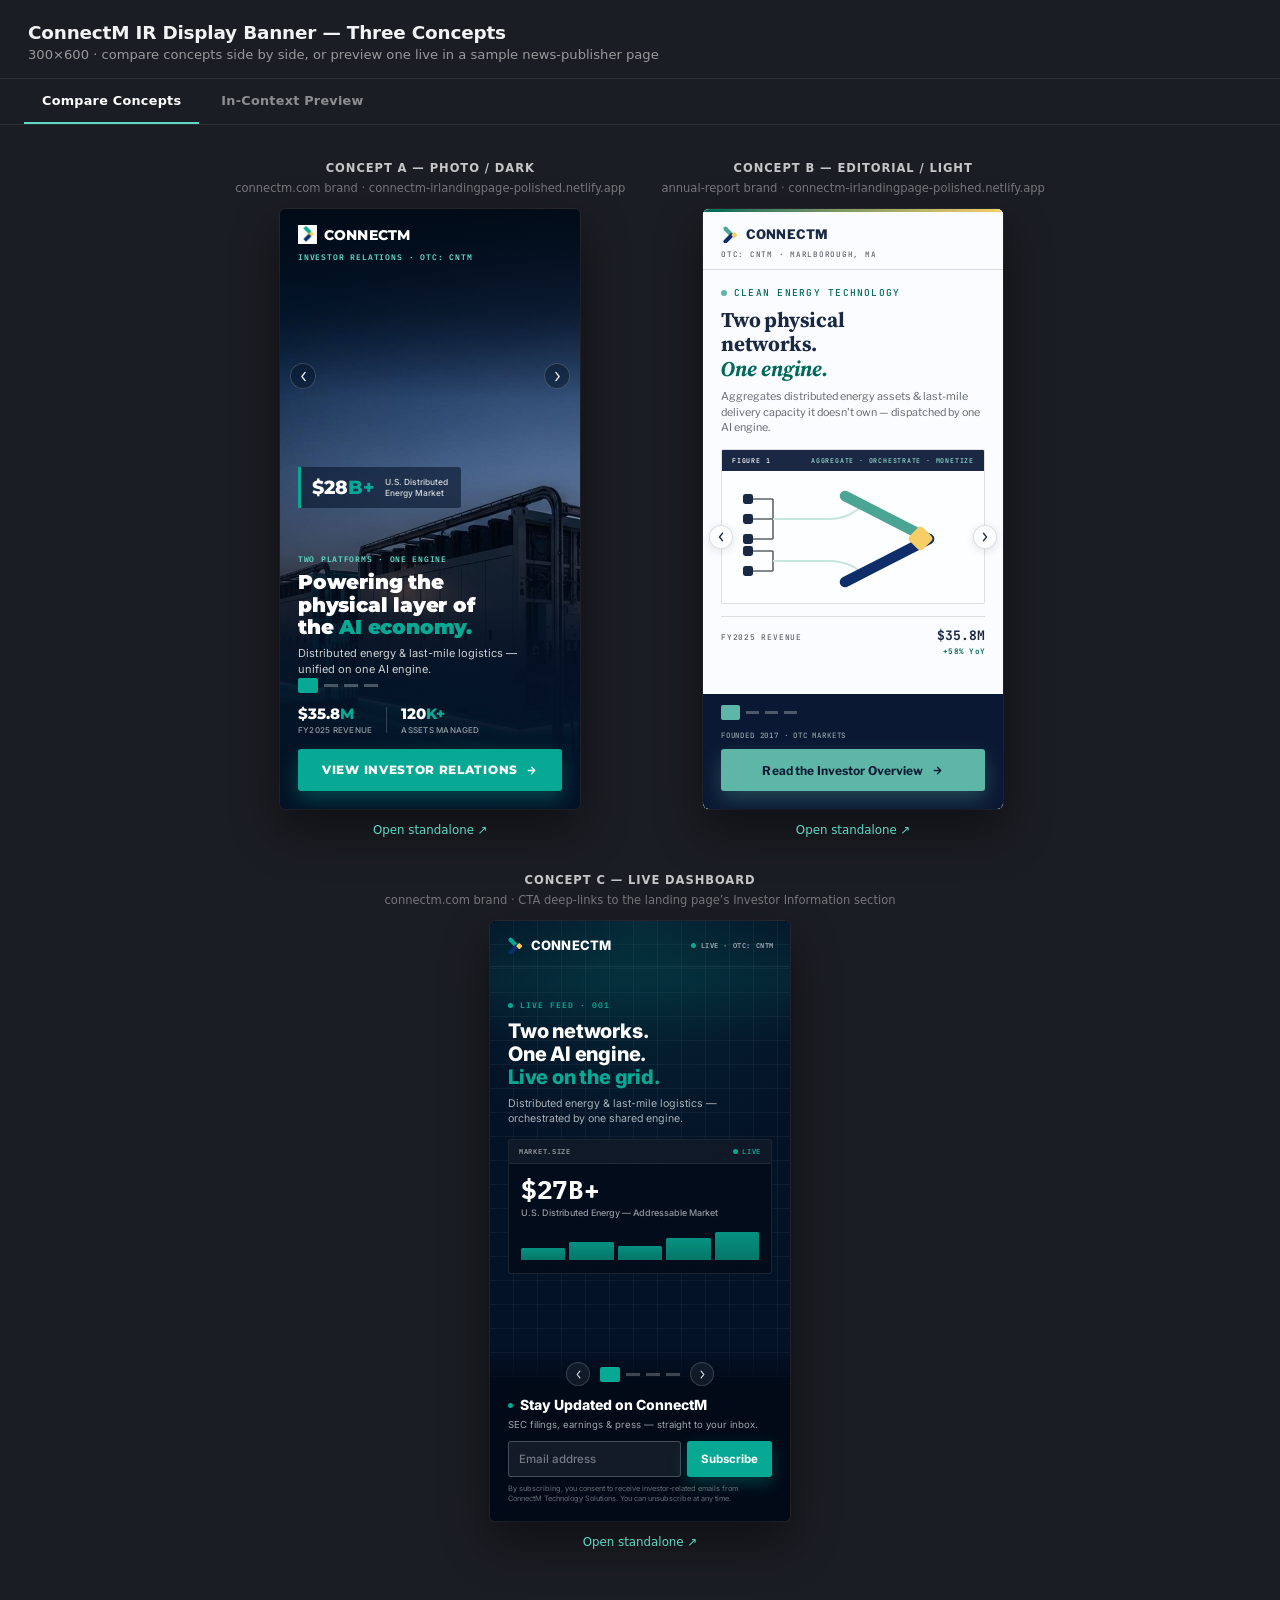
<file: index.html>
<!DOCTYPE html>
<html lang="en">
<head>
<meta name="robots" content="noindex,nofollow">
<meta charset="UTF-8">
<meta name="viewport" content="width=device-width,initial-scale=1">
<title>ConnectM IR Banner — Concept Comparison</title>
<style>
  * { margin:0; padding:0; box-sizing:border-box; }
  html, body {
    height:100%;
    background:#1b1d24;
    font-family:-apple-system, BlinkMacSystemFont, 'Segoe UI', system-ui, sans-serif;
    color:#f2f3f5;
  }
  header {
    padding:22px 28px 16px;
    border-bottom:1px solid rgba(255,255,255,0.08);
  }
  header h1 { font-size:1.15rem; font-weight:700; letter-spacing:-0.01em; }
  header p { margin-top:4px; font-size:0.82rem; color:rgba(255,255,255,0.55); }

  /* ---- tabs ---- */
  .tabs {
    display:flex;
    gap:4px;
    padding:0 24px;
    border-bottom:1px solid rgba(255,255,255,0.08);
  }
  .tab-btn {
    background:none;
    border:0;
    font-family:inherit;
    color:rgba(255,255,255,0.5);
    font-size:0.8rem;
    font-weight:700;
    letter-spacing:0.02em;
    padding:14px 18px;
    cursor:pointer;
    border-bottom:2px solid transparent;
    transition:color 0.15s ease;
  }
  .tab-btn:hover { color:rgba(255,255,255,0.8); }
  .tab-btn.active { color:#fff; border-bottom-color:#5fd9c4; }
  .tab-panel { display:none; }
  .tab-panel.active { display:block; }

  main {
    display:flex;
    flex-wrap:wrap;
    gap:36px;
    justify-content:center;
    padding:36px 24px 60px;
  }
  .col { display:flex; flex-direction:column; align-items:center; gap:14px; }
  .col h2 {
    font-size:0.72rem;
    font-weight:700;
    letter-spacing:0.08em;
    text-transform:uppercase;
    color:rgba(255,255,255,0.75);
  }
  .col .tag {
    font-size:0.72rem;
    color:rgba(255,255,255,0.4);
    margin-top:-8px;
  }
  .frame-wrap {
    width:300px;
    height:600px;
    border-radius:6px;
    overflow:hidden;
    box-shadow:0 20px 48px rgba(0,0,0,0.45), 0 0 0 1px rgba(255,255,255,0.06);
    background:#000;
  }
  iframe { width:300px; height:600px; border:0; display:block; }
  .col a {
    font-size:0.74rem;
    color:#5fd9c4;
    text-decoration:none;
  }
  .col a:hover { text-decoration:underline; }

  /* ---- in-context preview panel ---- */
  .preview-intro {
    text-align:center;
    padding:28px 24px 0;
  }
  .preview-intro p {
    font-size:0.82rem;
    color:rgba(255,255,255,0.55);
    max-width:560px;
    margin:0 auto;
  }
  .concept-switch {
    display:flex;
    gap:10px;
    justify-content:center;
    padding:18px 24px 0;
  }
  .concept-btn {
    background:rgba(255,255,255,0.06);
    border:1px solid rgba(255,255,255,0.14);
    color:rgba(255,255,255,0.65);
    font-family:inherit;
    font-size:0.76rem;
    font-weight:700;
    letter-spacing:0.02em;
    padding:9px 16px;
    border-radius:20px;
    cursor:pointer;
    transition:all 0.15s ease;
  }
  .concept-btn:hover { border-color:rgba(255,255,255,0.3); }
  .concept-btn.active { background:#5fd9c4; border-color:#5fd9c4; color:#0c1015; }

  .preview-wrap {
    max-width:1180px;
    margin:24px auto 12px;
    padding:0 24px;
  }
  .preview-frame-outer {
    border-radius:6px;
    overflow:hidden;
    box-shadow:0 20px 48px rgba(0,0,0,0.45), 0 0 0 1px rgba(255,255,255,0.06);
  }
  #preview-iframe {
    width:100%;
    height:950px;
    border:0;
    display:block;
    background:#fff;
  }
  .preview-footer {
    text-align:center;
    padding:14px 24px 60px;
  }
  .preview-footer a {
    font-size:0.74rem;
    color:#5fd9c4;
    text-decoration:none;
  }
  .preview-footer a:hover { text-decoration:underline; }
</style>
</head>
<body>

<header>
  <h1>ConnectM IR Display Banner — Three Concepts</h1>
  <p>300×600 · compare concepts side by side, or preview one live in a sample news-publisher page</p>
</header>

<div class="tabs">
  <button type="button" class="tab-btn active" data-tab="compare">Compare Concepts</button>
  <button type="button" class="tab-btn" data-tab="preview">In-Context Preview</button>
</div>

<section class="tab-panel active" id="tab-compare">
  <main>
    <div class="col">
      <h2>Concept A — Photo / Dark</h2>
      <span class="tag">connectm.com brand · connectm-irlandingpage-polished.netlify.app</span>
      <div class="frame-wrap">
        <iframe src="banner-300x600/index.html" title="ConnectM banner — photo concept"></iframe>
      </div>
      <a href="banner-300x600/index.html" target="_blank" rel="noopener">Open standalone ↗</a>
    </div>

    <div class="col">
      <h2>Concept B — Editorial / Light</h2>
      <span class="tag">annual-report brand · connectm-irlandingpage-polished.netlify.app</span>
      <div class="frame-wrap">
        <iframe src="banner-300x600-editorial/index.html" title="ConnectM banner — editorial concept"></iframe>
      </div>
      <a href="banner-300x600-editorial/index.html" target="_blank" rel="noopener">Open standalone ↗</a>
    </div>

    <div class="col">
      <h2>Concept C — Live Dashboard</h2>
      <span class="tag">connectm.com brand · CTA deep-links to the landing page’s Investor Information section</span>
      <div class="frame-wrap">
        <iframe src="banner-300x600-dashboard/index.html" title="ConnectM banner — live dashboard concept"></iframe>
      </div>
      <a href="banner-300x600-dashboard/index.html" target="_blank" rel="noopener">Open standalone ↗</a>
    </div>
  </main>
</section>

<section class="tab-panel" id="tab-preview">
  <div class="preview-intro">
    <p>A sample news-publisher article page with the banner dropped into the right-rail ad slot — the way it would actually sit alongside real editorial content. Switch concepts below.</p>
  </div>

  <div class="concept-switch">
    <button type="button" class="concept-btn active" data-concept="a">Concept A — Photo</button>
    <button type="button" class="concept-btn" data-concept="b">Concept B — Editorial</button>
    <button type="button" class="concept-btn" data-concept="c">Concept C — Dashboard</button>
  </div>

  <div class="preview-wrap">
    <div class="preview-frame-outer">
      <iframe id="preview-iframe" src="context-preview/news.html?concept=a" title="ConnectM banner — in-context publisher preview"></iframe>
    </div>
  </div>

  <div class="preview-footer">
    <a id="preview-open-link" href="context-preview/news.html?concept=a" target="_blank" rel="noopener">Open standalone ↗</a>
  </div>
</section>

<script>
  document.querySelectorAll('.tab-btn').forEach(function (btn) {
    btn.addEventListener('click', function () {
      document.querySelectorAll('.tab-btn').forEach(function (b) { b.classList.remove('active') })
      document.querySelectorAll('.tab-panel').forEach(function (p) { p.classList.remove('active') })
      btn.classList.add('active')
      document.getElementById('tab-' + btn.dataset.tab).classList.add('active')
    })
  })

  document.querySelectorAll('.concept-btn').forEach(function (btn) {
    btn.addEventListener('click', function () {
      document.querySelectorAll('.concept-btn').forEach(function (b) { b.classList.remove('active') })
      btn.classList.add('active')
      var url = 'context-preview/news.html?concept=' + btn.dataset.concept
      document.getElementById('preview-iframe').src = url
      document.getElementById('preview-open-link').href = url
    })
  })
</script>

</body>
</html>
</file>
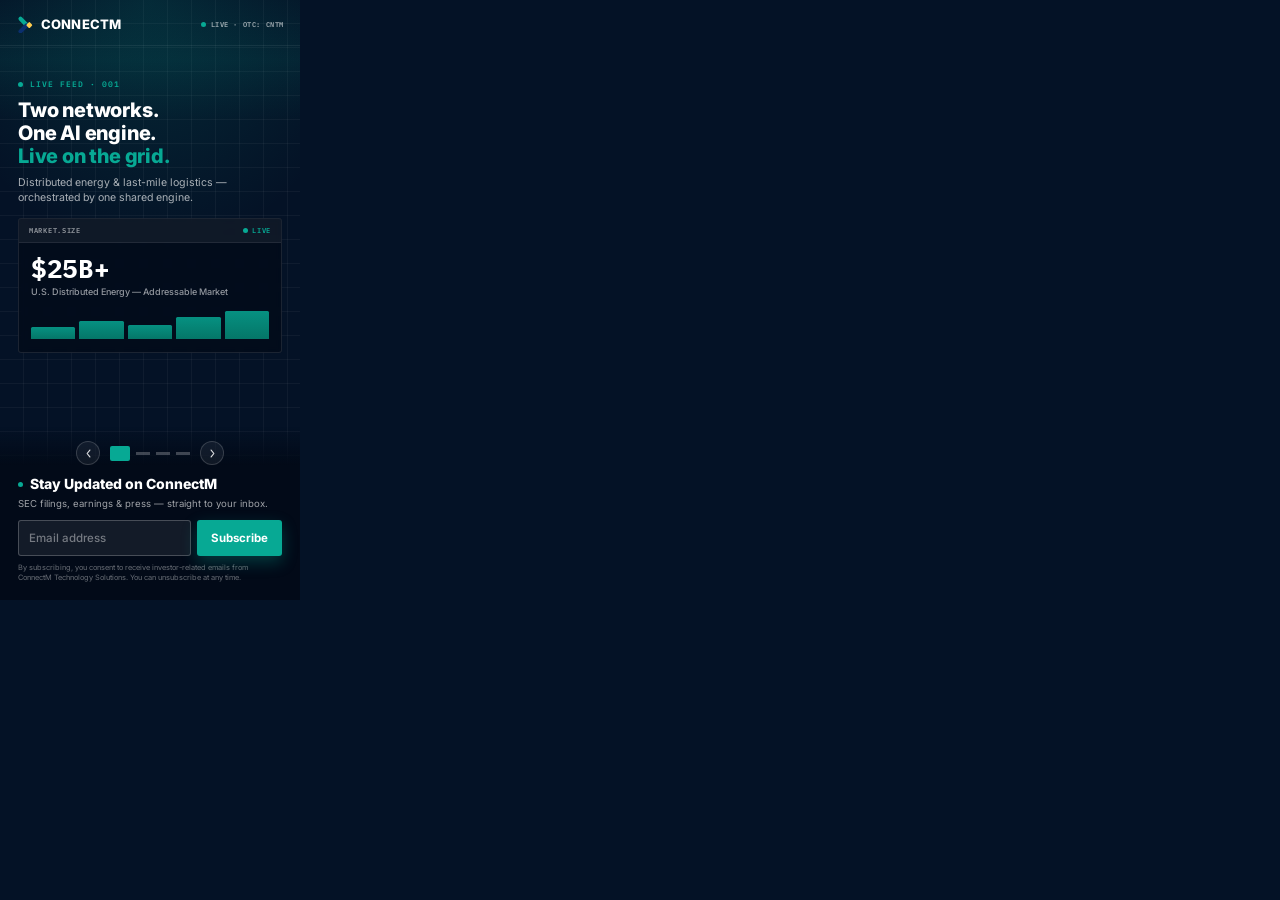
<file: banner-300x600-dashboard/index.html>
<!DOCTYPE html>
<html lang="en">
<head>
<meta name="robots" content="noindex,nofollow">
<meta charset="UTF-8">
<meta name="ad.size" content="width=300,height=600">
<meta http-equiv="X-UA-Compatible" content="IE=Edge">
<meta name="viewport" content="width=300,initial-scale=1">
<link rel="icon" href="data:,">
<title>ConnectM Technology Solutions — Investor Alerts</title>
<link rel="preconnect" href="https://fonts.googleapis.com">
<link rel="preconnect" href="https://fonts.gstatic.com" crossorigin>
<link href="https://fonts.googleapis.com/css2?family=Inter:wght@400;500;600;700&family=IBM+Plex+Mono:wght@500;600;700&display=swap" rel="stylesheet">
<link rel="stylesheet" href="style.css">
</head>
<body>

<!--
  ConnectM Technology Solutions — IR display banner, 300x600
  "Live dashboard" variant — Concept C.

  Where Concept A is photo-led and Concept B is editorial/diagram-led,
  this concept treats the banner as a live telemetry readout: monospace
  numerals, a scanning grid background, and a per-slide "readout card"
  that counts up on reveal (same data-count/prefix/suffix/decimals +
  1800ms cubic ease-out convention as the IR Website Design System's
  animated-counter component). No photography or hand-drawn figures —
  the visual is 100% CSS/SVG so the "live data" framing is literal, not
  decorative, and it re-plays the count-up every time a slide comes back
  around, which reads as the dashboard "refreshing."

  Same carousel mechanics as Concepts A/B (4 slides, dots + arrows,
  fixed chrome, clickTag) and the exact same real stats already sourced
  for those two concepts — nothing new is invented here, only re-cut.

  Concept C's one required addition: a persistent in-banner email
  sign-up for the investor mailing list. The viewer types their email
  straight into the ad and submits without leaving the page; the field
  swaps to a confirmation state on success. Where the address is sent
  is configured by SIGNUP_ENDPOINT in script.js (see the note there).
  Every other click on the creative still goes to the single clickTag
  destination, per standard ad-serving convention.
-->

<div id="banner" aria-label="ConnectM Technology Solutions investor relations advertisement — sign up for investor email alerts">

  <div id="grid-bg" aria-hidden="true"></div>
  <div id="scanline" aria-hidden="true"></div>

  <div id="slides">

    <!-- Slide 1 — Overview -->
    <section class="slide" data-index="0">
      <div class="slide-copy">
        <div class="feed-tag"><span class="feed-dot"></span>LIVE FEED · 001</div>
        <h1>Two networks.<br>One AI engine.<br><em>Live&nbsp;on&nbsp;the&nbsp;grid.</em></h1>
        <p class="lead">Distributed energy &amp; last-mile logistics — orchestrated by one shared engine.</p>

        <div class="readout-card">
          <div class="readout-bar"><span>MARKET.SIZE</span><span class="readout-status"><i></i>LIVE</span></div>
          <div class="readout-body">
            <div class="dash-num" data-count="28" data-prefix="$" data-suffix="B+">$0B+</div>
            <div class="dash-label">U.S. Distributed Energy — Addressable Market</div>
            <div class="dash-bars" aria-hidden="true">
              <span style="--h:38%"></span><span style="--h:58%"></span><span style="--h:47%"></span><span style="--h:74%"></span><span style="--h:92%"></span>
            </div>
          </div>
        </div>
      </div>
    </section>

    <!-- Slide 2 — Live VPP fleet -->
    <section class="slide" data-index="1">
      <div class="slide-copy">
        <div class="feed-tag"><span class="feed-dot"></span>LIVE FEED · 002</div>
        <h1>A live virtual<br>power plant —<br><em>on&nbsp;the&nbsp;grid&nbsp;today.</em></h1>
        <p class="lead">Real assets, real megawatt-hours in Illinois — not a roadmap slide, a live feed.</p>

        <div class="readout-card">
          <div class="readout-bar"><span>VPP.FLEET</span><span class="readout-status"><i></i>LIVE</span></div>
          <div class="readout-body">
            <div class="dash-num" data-count="27" data-suffix="MWh">0MWh</div>
            <div class="dash-label">Illinois VPP Fleet — Live Capacity</div>
            <div class="dash-submetric"><span>120K+</span> assets under management</div>
          </div>
        </div>
      </div>
    </section>

    <!-- Slide 3 — Data engine -->
    <section class="slide" data-index="2">
      <div class="slide-copy">
        <div class="feed-tag"><span class="feed-dot"></span>LIVE FEED · 003</div>
        <h1>30+ GB of fleet<br>&amp; grid data —<br><em>ingested&nbsp;daily.</em></h1>
        <p class="lead">Keen Labs — ConnectM's AI subsidiary — turns fleet data into predictive services.</p>

        <div class="readout-card">
          <div class="readout-bar"><span>DATA.INGEST</span><span class="readout-status"><i></i>LIVE</span></div>
          <div class="readout-body">
            <div class="dash-num" data-count="30" data-prefix="+" data-suffix="GB/day">+0GB/day</div>
            <div class="dash-label">Operating Data Ingested</div>
            <div class="dash-bars" aria-hidden="true">
              <span style="--h:44%"></span><span style="--h:60%"></span><span style="--h:70%"></span><span style="--h:66%"></span><span style="--h:96%"></span>
            </div>
          </div>
        </div>
      </div>
    </section>

    <!-- Slide 4 — Financials -->
    <section class="slide" data-index="3">
      <div class="slide-copy">
        <div class="feed-tag"><span class="feed-dot"></span>LIVE FEED · 004</div>
        <h1>Revenue up 58%.<br><em>$35.8M&nbsp;FY2025.</em></h1>
        <p class="lead">$11.5M gross profit (+93%), 32% gross margin — losses narrowing year over year.</p>

        <div class="readout-card">
          <div class="readout-bar"><span>FY2025.REVENUE</span><span class="readout-status"><i></i>LIVE</span></div>
          <div class="readout-body">
            <div class="dash-num" data-count="35.8" data-prefix="$" data-suffix="M" data-decimals="1">$0.0M</div>
            <div class="dash-label">FY2025 Revenue <em>+58% YoY</em></div>
            <div class="dash-compare" aria-hidden="true">
              <div class="cbar"><em>$22.7M</em><div class="cbar-track"><span style="--h:63%"></span></div><label>FY24</label></div>
              <div class="cbar now"><em>$35.8M</em><div class="cbar-track"><span style="--h:100%"></span></div><label>FY25</label></div>
            </div>
          </div>
        </div>
      </div>
    </section>

  </div>

  <!-- Persistent chrome — sits above the rotating slides -->
  <header id="top-bar" class="reveal" data-delay="0">
    <div id="logo">
      <svg class="mark" viewBox="0 0 100 100" aria-hidden="true">
        <path d="M25 21 L58 54" stroke="#07a994" stroke-width="23" stroke-linecap="round" fill="none"/>
        <path d="M25 91 L58 58" stroke="#0a2f6e" stroke-width="23" stroke-linecap="round" fill="none"/>
        <rect x="61" y="43" width="26" height="26" rx="5.5" transform="rotate(45 74 56)" fill="#ffcc4e"/>
      </svg>
      <span id="wordmark">CONNECTM</span>
    </div>
    <div id="status-pill"><span class="pulse-dot"></span>LIVE&nbsp;·&nbsp;OTC:&nbsp;CNTM</div>
  </header>

  <div id="bottom-fixed" class="reveal" data-delay="4">
    <div id="nav-row">
      <button type="button" class="nav-arrow" id="arrow-prev" aria-label="Previous slide">
        <svg viewBox="0 0 16 16"><path d="M10 3 6 8l4 5" stroke="currentColor" stroke-width="1.7" fill="none" stroke-linecap="round" stroke-linejoin="round"/></svg>
      </button>
      <div id="dots" role="tablist" aria-label="Slide selector">
        <button class="dot active" data-index="0" aria-label="Slide 1: Overview"></button>
        <button class="dot" data-index="1" aria-label="Slide 2: Live VPP fleet"></button>
        <button class="dot" data-index="2" aria-label="Slide 3: Data engine"></button>
        <button class="dot" data-index="3" aria-label="Slide 4: Financials"></button>
      </div>
      <button type="button" class="nav-arrow" id="arrow-next" aria-label="Next slide">
        <svg viewBox="0 0 16 16"><path d="M6 3l4 5-4 5" stroke="currentColor" stroke-width="1.7" fill="none" stroke-linecap="round" stroke-linejoin="round"/></svg>
      </button>
    </div>

    <!-- In-banner mailing-list sign-up. Submits to SIGNUP_ENDPOINT in
         script.js; the success/error states swap in place. -->
    <form id="signup" novalidate>
      <h2 id="signup-title"><span class="pulse-dot"></span>Stay Updated on ConnectM</h2>
      <p id="signup-sub">SEC filings, earnings &amp; press — straight to your inbox.</p>
      <label class="sr-only" for="signup-email">Email address</label>
      <div id="signup-row">
        <input type="email" id="signup-email" name="email" placeholder="Email address" autocomplete="email" inputmode="email" spellcheck="false" required>
        <button type="submit" id="signup-btn">Subscribe</button>
        <div id="signup-done" aria-hidden="true">
          <svg viewBox="0 0 16 16" aria-hidden="true"><path d="M3.5 8.5 6.5 11.5 12.5 4.5" stroke="currentColor" stroke-width="1.8" fill="none" stroke-linecap="round" stroke-linejoin="round"/></svg>
          <span>You're subscribed — watch your inbox.</span>
        </div>
      </div>
      <p id="signup-msg" role="status" aria-live="polite"></p>
      <p id="signup-consent">By subscribing, you consent to receive investor-related emails from ConnectM Technology Solutions. You can unsubscribe at any time.</p>
    </form>
  </div>

  <!-- Standard HTML5-ad click-tag plumbing -->
  <div id="click-tag-wrapper"></div>
</div>

<script src="script.js"></script>
</body>
</html>
</file>
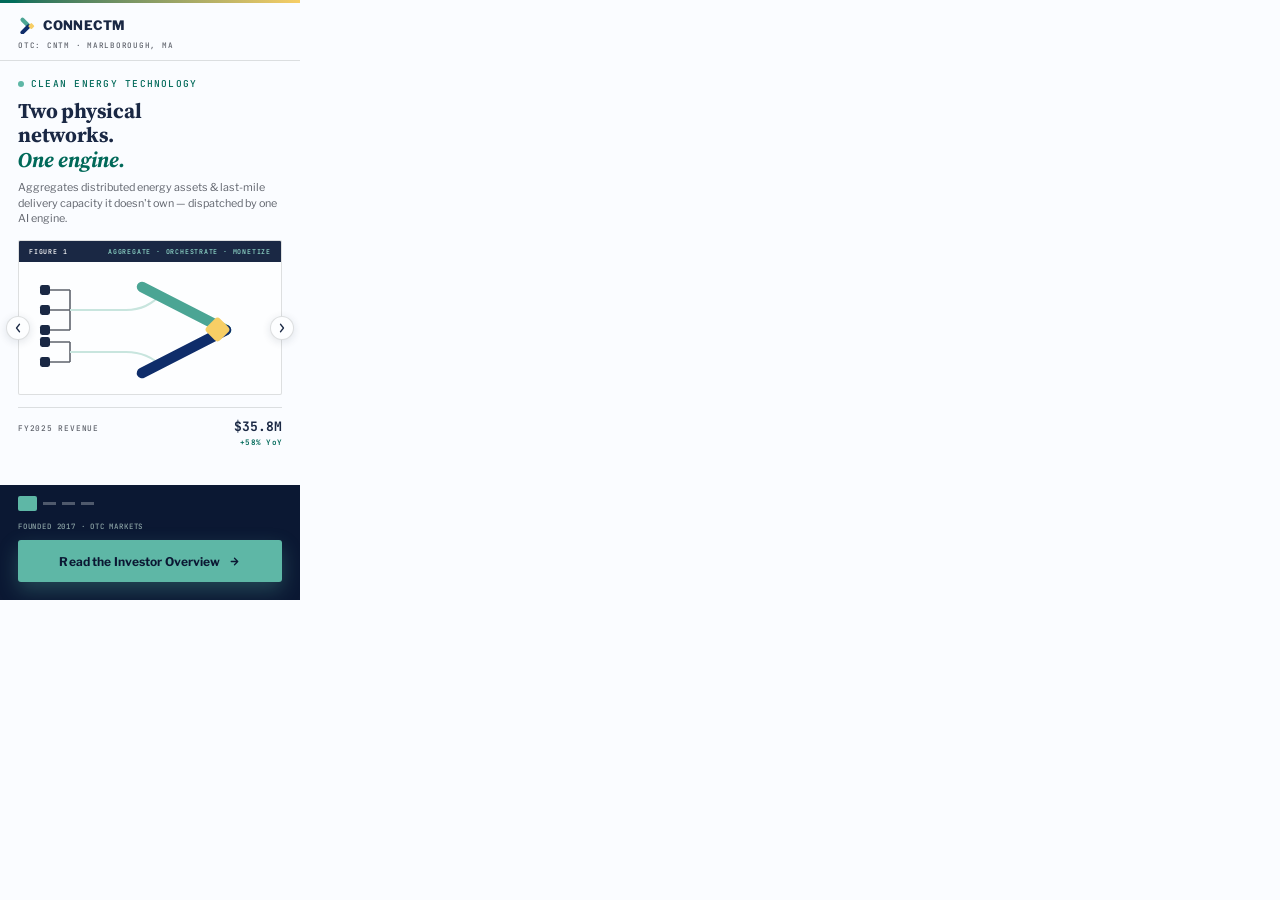
<file: banner-300x600-editorial/index.html>
<!DOCTYPE html>
<html lang="en">
<head>
<meta name="robots" content="noindex,nofollow">
<meta charset="UTF-8">
<meta name="ad.size" content="width=300,height=600">
<meta http-equiv="X-UA-Compatible" content="IE=Edge">
<meta name="viewport" content="width=300,initial-scale=1">
<link rel="icon" href="data:,">
<title>ConnectM Technology Solutions — Investor Overview</title>
<link rel="preconnect" href="https://fonts.googleapis.com">
<link rel="preconnect" href="https://fonts.gstatic.com" crossorigin>
<link href="https://fonts.googleapis.com/css2?family=Source+Serif+4:opsz,wght@8..60,600;8..60,700&family=Libre+Franklin:wght@400;500;600;700&family=JetBrains+Mono:wght@400;500;700&display=swap" rel="stylesheet">
<link rel="stylesheet" href="style.css">
</head>
<body>

<!--
  ConnectM Technology Solutions — IR display banner, 300x600
  "Editorial / annual-report" variant, matching the design language of
  https://lighthearted-frangollo-8da805.netlify.app/ (serif headlines,
  JetBrains Mono figure captions, oklch teal/gold/ink palette, light
  paper body + dark closing band) — a deliberately different visual
  direction from the photo-led banner built for the other IR concept.

  Same carousel mechanics as before (4 slides, dots + arrows, fixed
  chrome, clickTag), just skinned to this brand instead of reskinned
  from it — no photography here, since this concept's own identity is
  built on line-art "Figure N" schematics, not photos, so the banner
  follows suit rather than forcing photography in.
-->

<div id="banner" aria-label="ConnectM Technology Solutions investor relations advertisement">

  <div id="top-rule"></div>

  <header id="top-bar" class="reveal" data-delay="0">
    <div id="logo">
      <svg class="mark" viewBox="0 0 100 100" aria-hidden="true">
        <path d="M25 21 L58 54" stroke="#4BA594" stroke-width="23" stroke-linecap="round" fill="none"/>
        <path d="M25 91 L58 58" stroke="#0F2D6A" stroke-width="23" stroke-linecap="round" fill="none"/>
        <rect x="61" y="43" width="26" height="26" rx="5.5" transform="rotate(45 74 56)" fill="#F7CE65"/>
      </svg>
      <span id="wordmark">CONNECTM</span>
    </div>
    <div id="masthead">OTC:&nbsp;CNTM&nbsp;·&nbsp;MARLBOROUGH,&nbsp;MA</div>
  </header>

  <div id="slides">

    <!-- Slide 1 — Cover -->
    <section class="slide" data-index="0">
      <div class="slide-copy">
        <p class="eyebrow">Clean Energy Technology</p>
        <h1>Two physical<br>networks.<br><em>One&nbsp;engine.</em></h1>
        <p class="lead">Aggregates distributed energy assets &amp; last‑mile delivery capacity it doesn't own — dispatched by one AI engine.</p>

        <figure class="fig-card">
          <div class="fig-bar"><span>Figure 1</span><span>Aggregate · Orchestrate · Monetize</span></div>
          <div class="fig-body">
            <svg viewBox="0 0 240 118">
              <g class="fig-node">
                <rect x="10" y="14" width="10" height="10" rx="2.4"/><rect x="10" y="34" width="10" height="10" rx="2.4"/><rect x="10" y="54" width="10" height="10" rx="2.4"/>
                <rect x="10" y="66" width="10" height="10" rx="2.4"/><rect x="10" y="86" width="10" height="10" rx="2.4"/>
              </g>
              <path class="fig-rail" d="M20 19 H40 M20 39 H40 M20 59 H40 M40 19 V59" />
              <path class="fig-rail" d="M20 71 H40 M20 91 H40 M40 71 V91" />
              <path class="fig-ghost" d="M40 39 H96 Q118 39 132 22 L196 59" />
              <path class="fig-ghost" d="M40 81 H96 Q118 81 132 96 L196 59" />
              <path class="fig-mark a" d="M112 16 L196 59" />
              <path class="fig-mark b" d="M112 102 L196 59" />
              <rect class="fig-gold" x="178" y="49" width="19" height="19" rx="4" transform="rotate(45 187.5 58.5)"/>
            </svg>
          </div>
        </figure>

        <div class="kf">
          <dt>FY2025 revenue</dt>
          <dd>$35.8M <em>+58% YoY</em></dd>
        </div>
      </div>
    </section>

    <!-- Slide 2 — Shared engine -->
    <section class="slide" data-index="1">
      <div class="slide-copy">
        <p class="eyebrow">Fig. 02 · The Shared Engine</p>
        <h1>One AI &amp; data<br>engine behind<br><em>both&nbsp;platforms.</em></h1>
        <p class="lead">Keen Labs — ConnectM's AI subsidiary — powers real-time monitoring, predictive maintenance &amp; grid-interactive VPP applications.</p>

        <figure class="fig-card">
          <div class="fig-bar"><span>Figure 2</span><span>Fleet &amp; Grid Data Network</span></div>
          <div class="fig-body">
            <svg viewBox="0 0 240 118">
              <g class="fig-mesh">
                <line x1="120" y1="59" x2="34" y2="24"/><line x1="120" y1="59" x2="30" y2="59"/><line x1="120" y1="59" x2="34" y2="94"/>
                <line x1="120" y1="59" x2="206" y2="24"/><line x1="120" y1="59" x2="210" y2="59"/><line x1="120" y1="59" x2="206" y2="94"/>
                <line x1="120" y1="59" x2="120" y2="14"/><line x1="120" y1="59" x2="120" y2="104"/>
                <line x1="34" y1="24" x2="30" y2="59"/><line x1="206" y1="24" x2="210" y2="59"/>
                <line x1="34" y1="94" x2="30" y2="59"/><line x1="206" y1="94" x2="210" y2="59"/>
              </g>
              <g class="fig-dot"><circle cx="34" cy="24" r="4"/><circle cx="30" cy="59" r="4"/><circle cx="34" cy="94" r="4"/>
                <circle cx="206" cy="24" r="4"/><circle cx="210" cy="59" r="4"/><circle cx="206" cy="94" r="4"/>
                <circle cx="120" cy="14" r="4"/><circle cx="120" cy="104" r="4"/></g>
              <circle class="fig-hub" cx="120" cy="59" r="10"/>
            </svg>
          </div>
        </figure>

        <div class="kf">
          <dt>Data ingested</dt>
          <dd>30+ GB <em>Per day</em></dd>
        </div>
      </div>
    </section>

    <!-- Slide 3 — Operating model -->
    <section class="slide" data-index="2">
      <div class="slide-copy">
        <p class="eyebrow">Fig. 03 · Operating Model</p>
        <h1>Aggregate.<br>Orchestrate.<br><em>Monetize.</em></h1>
        <p class="lead">Pools capacity it doesn't own — 5,000+ carriers, 800+ HVAC providers — and earns a fee per transaction.</p>

        <figure class="fig-card">
          <div class="fig-bar"><span>Figure 3</span><span>One Playbook, Two Networks</span></div>
          <div class="fig-body">
            <svg viewBox="0 0 250 118">
              <g class="fig-step">
                <rect x="8" y="42" width="60" height="34" rx="4"/>
                <text x="38" y="63" text-anchor="middle">AGGREGATE</text>
              </g>
              <path class="fig-arrow" d="M69 59 H83 M77 53 L83 59 L77 65"/>
              <g class="fig-step accent">
                <rect x="90" y="42" width="70" height="34" rx="4"/>
                <text x="125" y="63" text-anchor="middle">ORCHESTRATE</text>
              </g>
              <path class="fig-arrow" d="M161 59 H175 M169 53 L175 59 L169 65"/>
              <g class="fig-step gold">
                <rect x="182" y="42" width="60" height="34" rx="4"/>
                <text x="212" y="63" text-anchor="middle">MONETIZE</text>
              </g>
            </svg>
          </div>
        </figure>

        <div class="kf">
          <dt>Carrier network</dt>
          <dd>5,000+ <em>Contracted regional carriers</em></dd>
        </div>
      </div>
    </section>

    <!-- Slide 4 — Financial summary -->
    <section class="slide" data-index="3">
      <div class="slide-copy">
        <p class="eyebrow">Fig. 04 · FY2025 Financial Summary</p>
        <h1>Revenue up 58%.<br><em>Losses&nbsp;narrowing.</em></h1>
        <p class="lead">$11.5M gross profit (+93%), 32% gross margin, net loss narrowed 29% to $(16.1)M.</p>

        <figure class="fig-card">
          <div class="fig-bar"><span>Figure 4</span><span>Revenue · FY2024 → FY2025</span></div>
          <div class="fig-body">
            <svg viewBox="0 0 240 118">
              <line class="fig-base" x1="14" y1="98" x2="226" y2="98"/>
              <rect class="fig-bar-prior" x="56" y="46" width="34" height="52"/>
              <text class="fig-bar-label" x="73" y="38" text-anchor="middle">$22.7M</text>
              <text class="fig-bar-year" x="73" y="112" text-anchor="middle">FY2024</text>
              <rect class="fig-bar-now" x="150" y="18" width="34" height="80"/>
              <text class="fig-bar-label strong" x="167" y="10" text-anchor="middle">$35.8M</text>
              <text class="fig-bar-year" x="167" y="112" text-anchor="middle">FY2025</text>
            </svg>
          </div>
        </figure>

        <div class="kf">
          <dt>Gross margin</dt>
          <dd>32% <em>+600 bps YoY</em></dd>
        </div>
      </div>
    </section>

  </div>

  <button type="button" class="nav-arrow" id="arrow-prev" aria-label="Previous slide">
    <svg viewBox="0 0 16 16"><path d="M10 3 6 8l4 5" stroke="currentColor" stroke-width="1.7" fill="none" stroke-linecap="round" stroke-linejoin="round"/></svg>
  </button>
  <button type="button" class="nav-arrow" id="arrow-next" aria-label="Next slide">
    <svg viewBox="0 0 16 16"><path d="M6 3l4 5-4 5" stroke="currentColor" stroke-width="1.7" fill="none" stroke-linecap="round" stroke-linejoin="round"/></svg>
  </button>

  <div id="dots" class="reveal" role="tablist" aria-label="Slide selector">
    <button class="dot active" data-index="0" aria-label="Slide 1: Cover"></button>
    <button class="dot" data-index="1" aria-label="Slide 2: Shared engine"></button>
    <button class="dot" data-index="2" aria-label="Slide 3: Operating model"></button>
    <button class="dot" data-index="3" aria-label="Slide 4: Financial summary"></button>
  </div>

  <div id="bottom-fixed" class="reveal" data-delay="1">
    <div id="bf-line">FOUNDED 2017 · OTC MARKETS</div>
    <a href="#" id="cta">
      <span>Read the Investor Overview</span>
      <svg viewBox="0 0 16 16" id="cta-arrow" aria-hidden="true"><path d="M4 8h8M8 4l4 4-4 4" stroke="currentColor" stroke-width="1.6" fill="none" stroke-linecap="round" stroke-linejoin="round"/></svg>
    </a>
  </div>

  <!-- Standard HTML5-ad click-tag plumbing -->
  <div id="click-tag-wrapper"></div>
</div>

<script src="script.js"></script>
</body>
</html>
</file>
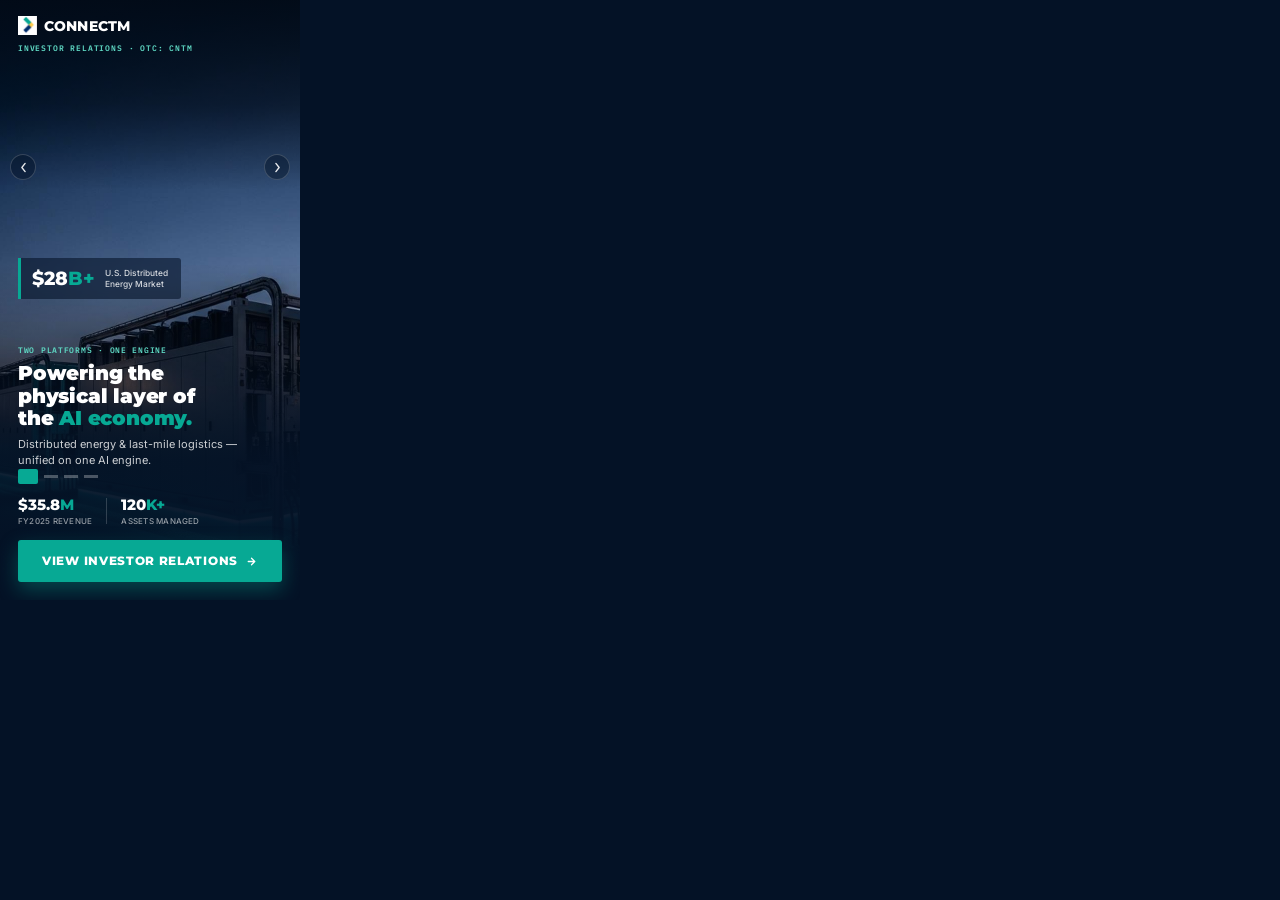
<file: banner-300x600/index.html>
<!DOCTYPE html>
<html lang="en">
<head>
<meta name="robots" content="noindex,nofollow">
<meta charset="UTF-8">
<meta name="ad.size" content="width=300,height=600">
<meta http-equiv="X-UA-Compatible" content="IE=Edge">
<meta name="viewport" content="width=300,initial-scale=1">
<link rel="icon" href="data:,">
<title>ConnectM Technology Solutions — Investor Relations</title>
<link rel="preconnect" href="https://fonts.googleapis.com">
<link rel="preconnect" href="https://fonts.gstatic.com" crossorigin>
<link href="https://fonts.googleapis.com/css2?family=Montserrat:wght@700;800;900&family=Inter:wght@400;500;600&family=IBM+Plex+Mono:wght@600;700&display=swap" rel="stylesheet">
<link rel="stylesheet" href="style.css">
</head>
<body>

<!--
  ConnectM Technology Solutions — IR Display Banner, 300x600
  Promotes: https://connectm-irlandingpage-polished.netlify.app/

  4-slide auto-rotating carousel, same shape as the Knorex/Brand Display
  reference banner we studied (rotating image+headline+body cards, dot
  + arrow nav, persistent chrome on top) rebuilt on plain CSS/JS instead
  of RequireJS + royalSlider. Every slide's copy/stat is pulled straight
  from the live IR site — nothing invented.
-->

<div id="banner" aria-label="ConnectM Technology Solutions investor relations advertisement">

  <div id="slides">

    <!-- Slide 1 — Overview -->
    <section class="slide" data-index="0">
      <img class="slide-bg" src="assets/slide-1.jpg" alt="ConnectM grid-scale battery storage at dusk">
      <div class="slide-scrim-top"></div>
      <div class="slide-scrim-bottom"></div>
      <div class="slide-copy">
        <div class="mid-chip">
          <span class="chip-num">$28<em>B+</em></span>
          <span class="chip-label">U.S. Distributed<br>Energy Market</span>
        </div>
        <div class="copy-bottom">
          <div class="kicker">Two Platforms · One Engine</div>
          <h1>Powering the<br>physical layer of<br>the <em>AI&nbsp;economy.</em></h1>
          <p>Distributed energy &amp; last-mile logistics — unified on one AI engine.</p>
        </div>
      </div>
    </section>

    <!-- Slide 2 — Market proof -->
    <section class="slide" data-index="1">
      <img class="slide-bg" src="assets/slide-2.jpg" alt="Grid infrastructure at night with city skyline">
      <div class="slide-scrim-top"></div>
      <div class="slide-scrim-bottom"></div>
      <div class="slide-copy">
        <div class="mid-chip">
          <span class="chip-num">27<em>MWh</em></span>
          <span class="chip-label">Live VPP Fleet<br>Illinois</span>
        </div>
        <div class="copy-bottom">
          <div class="kicker">AI Infrastructure · Distributed Energy</div>
          <h1>A live virtual<br>power plant —<br><em>on&nbsp;the&nbsp;grid&nbsp;today.</em></h1>
          <p>Real assets, real megawatt-hours. Not a roadmap slide.</p>
        </div>
      </div>
    </section>

    <!-- Slide 3 — Platform / tech -->
    <section class="slide" data-index="2">
      <img class="slide-bg" src="assets/slide-3.jpg" alt="AI data network visualization">
      <div class="slide-scrim-top"></div>
      <div class="slide-scrim-bottom"></div>
      <div class="slide-copy">
        <div class="mid-chip">
          <span class="chip-num">30<em>+GB</em></span>
          <span class="chip-label">Operating Data<br>Ingested / Day</span>
        </div>
        <div class="copy-bottom">
          <div class="kicker">The Shared Engine</div>
          <h1>One AI &amp; data<br>engine behind<br><em>both&nbsp;platforms.</em></h1>
          <p>Keen Labs — ConnectM's AI subsidiary — turns fleet data into predictive maintenance &amp; grid services.</p>
        </div>
      </div>
    </section>

    <!-- Slide 4 — Strategic position -->
    <section class="slide" data-index="3">
      <img class="slide-bg" src="assets/slide-4.jpg" alt="ConnectM Keen Labs AI-driven heat pump unit">
      <div class="slide-scrim-top"></div>
      <div class="slide-scrim-bottom"></div>
      <div class="slide-copy">
        <div class="mid-chip">
          <span class="chip-num">80<em>YRS</em></span>
          <span class="chip-label">Defense &amp;<br>Government Channel</span>
        </div>
        <div class="copy-bottom">
          <div class="kicker">Strategic Position</div>
          <h1>$150B&nbsp;→&nbsp;$300B<br>last-mile logistics<br><em>market&nbsp;by&nbsp;2030.</em></h1>
          <p>Plus an 80-year built-in channel into U.S. defense &amp; government.</p>
        </div>
      </div>
    </section>

  </div>

  <!-- Persistent chrome — sits above the rotating slides -->
  <header id="top-bar" class="reveal" data-delay="0">
    <div id="logo">
      <img id="logo-mark" src="assets/logo-mark.png" alt="" draggable="false">
      <span id="wordmark">CONNECTM</span>
    </div>
    <div id="eyebrow">INVESTOR&nbsp;RELATIONS&nbsp;·&nbsp;OTC:&nbsp;CNTM</div>
  </header>

  <button type="button" class="nav-arrow" id="arrow-prev" aria-label="Previous slide">
    <svg viewBox="0 0 16 16"><path d="M10 3 6 8l4 5" stroke="currentColor" stroke-width="1.7" fill="none" stroke-linecap="round" stroke-linejoin="round"/></svg>
  </button>
  <button type="button" class="nav-arrow" id="arrow-next" aria-label="Next slide">
    <svg viewBox="0 0 16 16"><path d="M6 3l4 5-4 5" stroke="currentColor" stroke-width="1.7" fill="none" stroke-linecap="round" stroke-linejoin="round"/></svg>
  </button>

  <div id="bottom-fixed" class="reveal" data-delay="4">
    <div id="dots" role="tablist" aria-label="Slide selector">
      <button class="dot active" data-index="0" aria-label="Slide 1: Overview"></button>
      <button class="dot" data-index="1" aria-label="Slide 2: Market proof"></button>
      <button class="dot" data-index="2" aria-label="Slide 3: Platform"></button>
      <button class="dot" data-index="3" aria-label="Slide 4: Strategic position"></button>
    </div>

    <div id="stat-row">
      <div class="stat">
        <span class="stat-num">$35.8<em>M</em></span>
        <span class="stat-label">FY2025 Revenue</span>
      </div>
      <div class="stat-div"></div>
      <div class="stat">
        <span class="stat-num">120<em>K+</em></span>
        <span class="stat-label">Assets Managed</span>
      </div>
    </div>

    <a href="#" id="cta">
      <span>View Investor Relations</span>
      <svg viewBox="0 0 16 16" id="cta-arrow" aria-hidden="true"><path d="M4 8h8M8 4l4 4-4 4" stroke="currentColor" stroke-width="1.6" fill="none" stroke-linecap="round" stroke-linejoin="round"/></svg>
    </a>
  </div>

  <!-- Standard HTML5-ad click-tag plumbing -->
  <div id="click-tag-wrapper"></div>
</div>

<script src="script.js"></script>
</body>
</html>
</file>
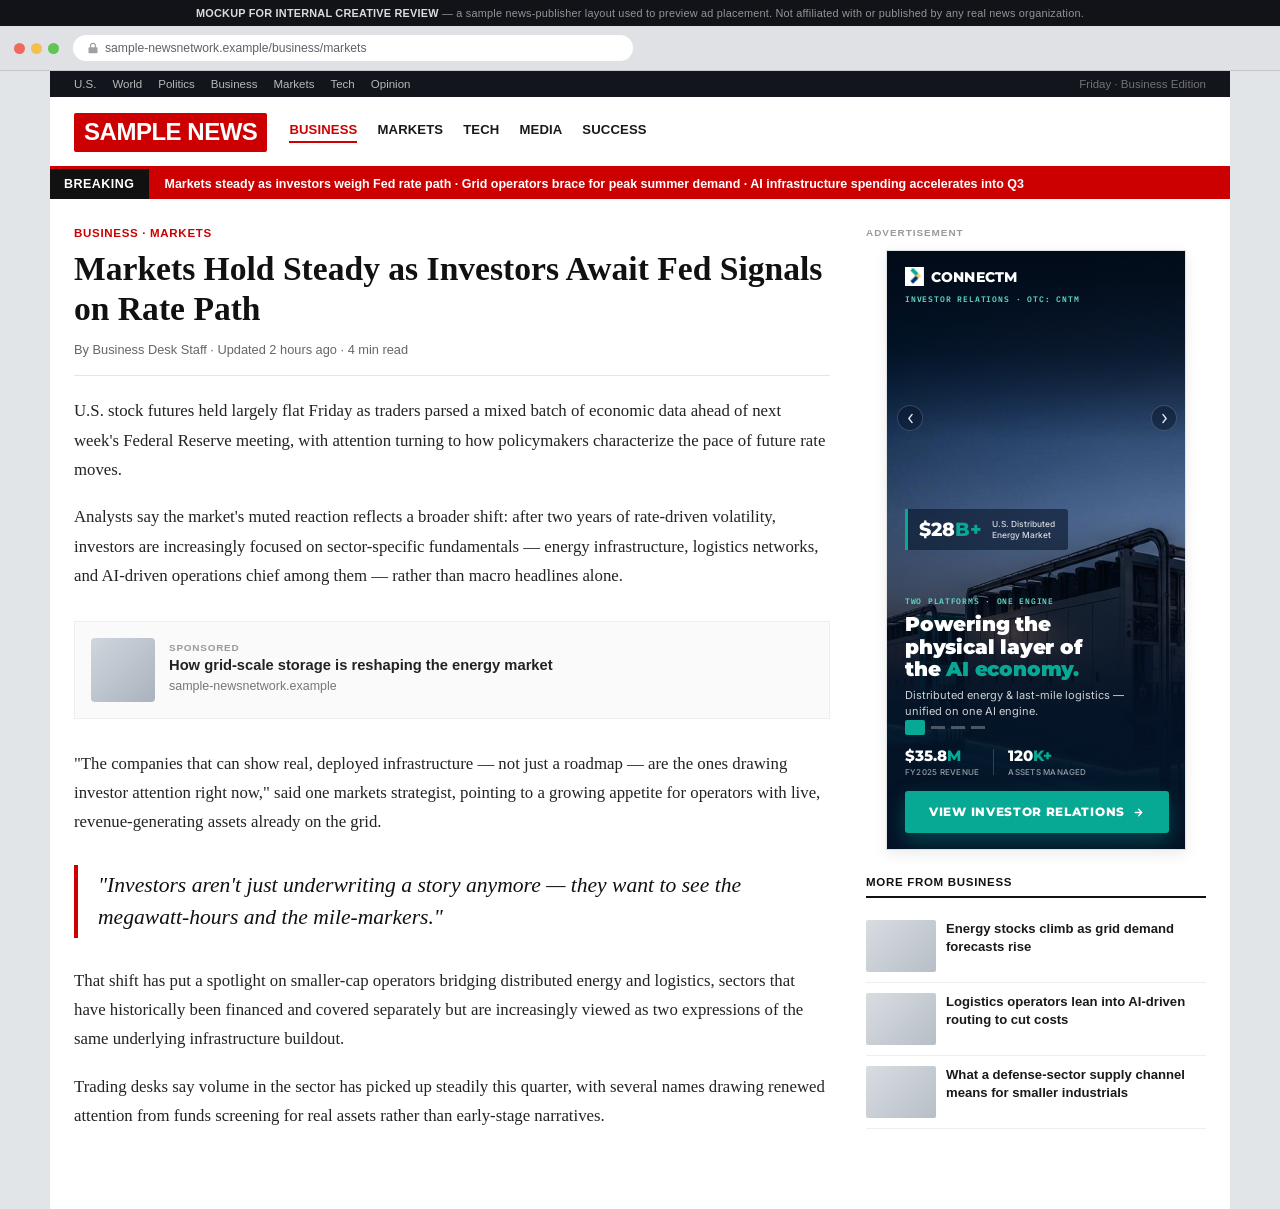
<file: context-preview/news.html>
<!DOCTYPE html>
<html lang="en">
<head>
<meta name="robots" content="noindex,nofollow">
<meta charset="UTF-8">
<meta name="viewport" content="width=device-width,initial-scale=1">
<title>In-Context Preview — Sample News Publisher Page</title>
<style>
  * { margin:0; padding:0; box-sizing:border-box; }
  html, body { background:#e2e5e8; font-family:Helvetica, Arial, sans-serif; }

  /* ---- disclaimer strip ---- */
  #disclaimer {
    background:#111318;
    color:rgba(255,255,255,0.55);
    font-size:0.68rem;
    letter-spacing:0.02em;
    text-align:center;
    padding:7px 12px;
  }
  #disclaimer strong { color:rgba(255,255,255,0.85); }

  /* ---- fake browser chrome ---- */
  #browser-chrome {
    background:#dfe1e5;
    border-bottom:1px solid #c3c6cb;
    padding:9px 14px;
    display:flex;
    align-items:center;
    gap:14px;
  }
  #traffic-lights { display:flex; gap:6px; flex:0 0 auto; }
  #traffic-lights span { width:11px; height:11px; border-radius:50%; display:inline-block; }
  #traffic-lights span:nth-child(1){ background:#ed6a5e; }
  #traffic-lights span:nth-child(2){ background:#f4bf4f; }
  #traffic-lights span:nth-child(3){ background:#61c454; }
  #url-bar {
    flex:1 1 auto;
    background:#fff;
    border-radius:14px;
    padding:6px 14px;
    font-size:0.76rem;
    color:#5f6368;
    display:flex;
    align-items:center;
    gap:6px;
    max-width:560px;
  }
  #url-bar svg { flex:0 0 auto; opacity:0.6; }

  /* ---- site wrapper ---- */
  #site { background:#fff; max-width:1180px; margin:0 auto; }

  /* utility nav */
  #utility-nav {
    background:#12151b;
    color:rgba(255,255,255,0.7);
    font-size:0.72rem;
    display:flex;
    align-items:center;
    justify-content:space-between;
    padding:7px 24px;
  }
  #utility-nav .links { display:flex; gap:16px; }
  #utility-nav .links span:hover { color:#fff; }
  #utility-nav .meta { color:rgba(255,255,255,0.4); }

  /* masthead */
  #masthead {
    display:flex;
    align-items:center;
    gap:22px;
    padding:16px 24px 14px;
    border-bottom:3px solid #cc0000;
  }
  #logo {
    background:#cc0000;
    color:#fff;
    font-weight:900;
    font-size:1.5rem;
    letter-spacing:-0.02em;
    padding:5px 10px 6px;
    border-radius:2px;
    font-family:Arial, Helvetica, sans-serif;
  }
  #masthead nav { display:flex; gap:20px; flex:1; }
  #masthead nav span {
    font-size:0.82rem;
    font-weight:700;
    color:#1a1a1a;
    text-transform:uppercase;
    letter-spacing:0.01em;
    cursor:default;
  }
  #masthead nav span.active { color:#cc0000; border-bottom:2px solid #cc0000; padding-bottom:4px; }

  /* breaking ticker */
  #ticker {
    background:#cc0000;
    color:#fff;
    display:flex;
    align-items:center;
    font-size:0.78rem;
    font-weight:600;
    overflow:hidden;
    white-space:nowrap;
  }
  #ticker .badge {
    background:#111;
    padding:8px 14px;
    font-weight:900;
    letter-spacing:0.04em;
    flex:0 0 auto;
  }
  #ticker .feed { padding:8px 16px; }

  /* content grid */
  #content {
    display:grid;
    grid-template-columns:1fr 340px;
    gap:36px;
    padding:28px 24px 60px;
  }

  article .eyebrow {
    color:#cc0000;
    font-size:0.72rem;
    font-weight:800;
    letter-spacing:0.06em;
    text-transform:uppercase;
    margin-bottom:10px;
  }
  article h1 {
    font-family:Georgia, 'Times New Roman', serif;
    font-size:2.1rem;
    line-height:1.18;
    color:#111;
    margin-bottom:14px;
  }
  article .byline {
    font-size:0.8rem;
    color:#666;
    margin-bottom:20px;
    padding-bottom:18px;
    border-bottom:1px solid #e5e5e5;
  }
  article p {
    font-family:Georgia, 'Times New Roman', serif;
    font-size:1.05rem;
    line-height:1.75;
    color:#232323;
    margin-bottom:18px;
  }
  article .pull-quote {
    font-family:Georgia, 'Times New Roman', serif;
    font-style:italic;
    font-size:1.35rem;
    line-height:1.5;
    color:#111;
    border-left:4px solid #cc0000;
    padding:4px 0 4px 20px;
    margin:28px 0;
  }
  .native-slot {
    margin:30px 0;
    border:1px solid #eee;
    background:#fafafa;
    padding:16px;
    display:flex;
    gap:14px;
    align-items:center;
  }
  .native-slot .swatch { width:64px; height:64px; border-radius:4px; background:linear-gradient(135deg,#cfd6dd,#aab3bd); flex:0 0 auto; }
  .native-slot .txt .tag { font-size:0.62rem; font-weight:800; letter-spacing:0.08em; color:#999; text-transform:uppercase; margin-bottom:4px; }
  .native-slot .txt h4 { font-size:0.92rem; color:#222; margin-bottom:3px; }
  .native-slot .txt p { font-size:0.78rem; color:#777; margin:0; font-family:Helvetica, Arial, sans-serif; }

  /* right rail */
  aside { display:flex; flex-direction:column; align-items:center; gap:10px; }
  aside .sponsor-label {
    align-self:flex-start;
    font-size:0.62rem;
    font-weight:800;
    letter-spacing:0.1em;
    text-transform:uppercase;
    color:#9a9a9a;
    margin-bottom:2px;
  }
  #ad-slot {
    width:300px;
    height:600px;
    border:1px solid #e2e2e2;
    box-shadow:0 4px 14px rgba(0,0,0,0.08);
    overflow:hidden;
    background:#000;
  }
  #ad-slot iframe { width:300px; height:600px; border:0; display:block; }

  .rail-more {
    align-self:stretch;
    margin-top:16px;
  }
  .rail-more .heading {
    font-size:0.72rem;
    font-weight:800;
    letter-spacing:0.06em;
    text-transform:uppercase;
    color:#111;
    border-bottom:2px solid #111;
    padding-bottom:8px;
    margin-bottom:12px;
  }
  .rail-item {
    display:flex;
    gap:10px;
    padding:10px 0;
    border-bottom:1px solid #eee;
  }
  .rail-item .thumb { width:70px; height:52px; border-radius:2px; background:linear-gradient(135deg,#d8dde2,#b7bec6); flex:0 0 auto; }
  .rail-item p { font-family:Helvetica, Arial, sans-serif; font-size:0.82rem; line-height:1.35; color:#1a1a1a; font-weight:600; }

  @media (max-width:900px) {
    #content { grid-template-columns:1fr; }
    aside { align-items:stretch; }
    #ad-slot { margin:0 auto; }
  }
</style>
</head>
<body>

<div id="disclaimer">
  <strong>MOCKUP FOR INTERNAL CREATIVE REVIEW</strong> — a sample news-publisher layout used to preview ad placement. Not affiliated with or published by any real news organization.
</div>

<div id="browser-chrome">
  <div id="traffic-lights"><span></span><span></span><span></span></div>
  <div id="url-bar">
    <svg width="12" height="12" viewBox="0 0 16 16"><path d="M8 1a4 4 0 00-4 4v2H3a1 1 0 00-1 1v6a1 1 0 001 1h10a1 1 0 001-1V8a1 1 0 00-1-1h-1V5a4 4 0 00-4-4zm-2.5 6V5a2.5 2.5 0 015 0v2h-5z" fill="currentColor"/></svg>
    sample-newsnetwork.example/business/markets
  </div>
</div>

<div id="site">
  <div id="utility-nav">
    <div class="links">
      <span>U.S.</span><span>World</span><span>Politics</span><span>Business</span><span>Markets</span><span>Tech</span><span>Opinion</span>
    </div>
    <div class="meta">Friday · Business Edition</div>
  </div>

  <div id="masthead">
    <div id="logo">SAMPLE NEWS</div>
    <nav>
      <span class="active">Business</span>
      <span>Markets</span>
      <span>Tech</span>
      <span>Media</span>
      <span>Success</span>
    </nav>
  </div>

  <div id="ticker">
    <span class="badge">BREAKING</span>
    <span class="feed">Markets steady as investors weigh Fed rate path · Grid operators brace for peak summer demand · AI infrastructure spending accelerates into Q3</span>
  </div>

  <div id="content">
    <article>
      <div class="eyebrow">Business · Markets</div>
      <h1>Markets Hold Steady as Investors Await Fed Signals on Rate Path</h1>
      <div class="byline">By Business Desk Staff · Updated 2 hours ago · 4 min read</div>

      <p>U.S. stock futures held largely flat Friday as traders parsed a mixed batch of economic data ahead of next week's Federal Reserve meeting, with attention turning to how policymakers characterize the pace of future rate moves.</p>

      <p>Analysts say the market's muted reaction reflects a broader shift: after two years of rate-driven volatility, investors are increasingly focused on sector-specific fundamentals — energy infrastructure, logistics networks, and AI-driven operations chief among them — rather than macro headlines alone.</p>

      <div class="native-slot">
        <div class="swatch"></div>
        <div class="txt">
          <div class="tag">Sponsored</div>
          <h4>How grid-scale storage is reshaping the energy market</h4>
          <p>sample-newsnetwork.example</p>
        </div>
      </div>

      <p>"The companies that can show real, deployed infrastructure — not just a roadmap — are the ones drawing investor attention right now," said one markets strategist, pointing to a growing appetite for operators with live, revenue-generating assets already on the grid.</p>

      <div class="pull-quote">"Investors aren't just underwriting a story anymore — they want to see the megawatt-hours and the mile-markers."</div>

      <p>That shift has put a spotlight on smaller-cap operators bridging distributed energy and logistics, sectors that have historically been financed and covered separately but are increasingly viewed as two expressions of the same underlying infrastructure buildout.</p>

      <p>Trading desks say volume in the sector has picked up steadily this quarter, with several names drawing renewed attention from funds screening for real assets rather than early-stage narratives.</p>
    </article>

    <aside>
      <div class="sponsor-label">Advertisement</div>
      <div id="ad-slot">
        <iframe id="ad-frame" title="Sample ad placement" scrolling="no"></iframe>
      </div>

      <div class="rail-more">
        <div class="heading">More From Business</div>
        <div class="rail-item"><div class="thumb"></div><p>Energy stocks climb as grid demand forecasts rise</p></div>
        <div class="rail-item"><div class="thumb"></div><p>Logistics operators lean into AI-driven routing to cut costs</p></div>
        <div class="rail-item"><div class="thumb"></div><p>What a defense-sector supply channel means for smaller industrials</p></div>
      </div>
    </aside>
  </div>
</div>

<script>
  var CONCEPTS = {
    a: '../banner-300x600/index.html',
    b: '../banner-300x600-editorial/index.html',
    c: '../banner-300x600-dashboard/index.html'
  }
  var params = new URLSearchParams(window.location.search)
  var concept = params.get('concept')
  if (!CONCEPTS[concept]) concept = 'a'
  document.getElementById('ad-frame').src = CONCEPTS[concept]
</script>

</body>
</html>
</file>
<file: banner-300x600-dashboard/style.css>
/* ConnectM Technology Solutions — IR display banner, 300x600
   "Live dashboard" variant — Concept C.
   Palette reuses the exact brand tokens already sourced for Concept A
   (creative-fox-fabf49.netlify.app :root) — this is a different layout
   system on the same real brand, not a new color story. */

:root {
  --dark:      #041226;
  --dark-2:    #020a18;
  --navy:      #0a2f6e;
  --green:     #07a994;
  --green-d:   #058a76;
  --gold:      #ffcc4e;
  --white:     #ffffff;
  --font:      'Inter', system-ui, sans-serif;
  --mono:      'IBM Plex Mono', ui-monospace, monospace;
  --ease:      cubic-bezier(0.16,1,0.3,1);
}

* { margin:0; padding:0; box-sizing:border-box; }
html, body { width:300px; height:600px; overflow:hidden; background:var(--dark); }
body { font-family:var(--font); -webkit-font-smoothing:antialiased; }
a { text-decoration:none; color:inherit; }
button { border:0; background:none; font:inherit; color:inherit; cursor:pointer; -webkit-tap-highlight-color:transparent; }

#banner {
  position:relative;
  width:300px;
  height:600px;
  overflow:hidden;
  cursor:pointer;
  background:var(--dark);
}

/* ── Ambient dashboard background: grid + scanning sweep ─────────── */
#grid-bg {
  position:absolute; inset:0;
  z-index:0;
  background-image:
    linear-gradient(rgba(255,255,255,0.045) 1px, transparent 1px),
    linear-gradient(90deg, rgba(255,255,255,0.045) 1px, transparent 1px);
  background-size:24px 24px;
  background-position:-1px -1px;
}
#grid-bg::after {
  content:'';
  position:absolute; inset:0;
  background:radial-gradient(120% 70% at 50% 0%, rgba(7,169,148,0.16) 0%, rgba(4,18,38,0) 60%);
}
#scanline {
  position:absolute;
  left:0; right:0;
  height:120px;
  z-index:1;
  pointer-events:none;
  background:linear-gradient(180deg, rgba(7,169,148,0) 0%, rgba(7,169,148,0.09) 50%, rgba(7,169,148,0) 100%);
  animation:scan 6s linear infinite;
}
@keyframes scan {
  0%   { transform:translateY(-140px); }
  100% { transform:translateY(600px); }
}

/* ── Slide stack ────────────────────────────────────────────────── */
#slides { position:absolute; top:58px; left:0; right:0; bottom:112px; z-index:2; overflow:hidden; }

.slide {
  position:absolute; inset:0;
  opacity:0;
  z-index:1;
  pointer-events:none;
  transition:opacity 0.8s ease;
}
.slide.active { opacity:1; z-index:2; pointer-events:auto; }

/* Top-anchored (not vertically centered) so the feed-tag/headline/lead/
   card-header stack lands at an identical y across all four slides —
   only the card's own height varies slide to slide. That's what keeps
   the nav row's fixed position collision-free without needing to
   measure each slide's actual rendered height. */
.slide-copy {
  width:100%;
  padding:20px 18px 0;
  transform:translateY(12px);
  transition:transform 0.8s var(--ease);
}
.slide.active .slide-copy { transform:translateY(0); }

.feed-tag {
  display:flex;
  align-items:center;
  gap:7px;
  font-family:var(--mono);
  font-weight:600;
  font-size:8.4px;
  letter-spacing:0.12em;
  text-transform:uppercase;
  color:var(--green);
  margin-bottom:9px;
}
.feed-dot {
  width:5px; height:5px;
  border-radius:50%;
  background:var(--green);
  box-shadow:0 0 0 0 rgba(7,169,148,0.6);
  animation:pulse-dot 1.8s ease-in-out infinite;
}

.slide-copy h1 {
  font-family:var(--font);
  font-weight:800;
  font-size:20px;
  line-height:1.15;
  letter-spacing:-0.01em;
  color:var(--white);
}
.slide-copy h1 em { font-style:normal; color:var(--green); }

.lead {
  margin-top:7px;
  font-size:10.6px;
  line-height:1.42;
  color:rgba(255,255,255,0.66);
  max-width:255px;
}

/* ── Readout card — the dashboard "figure" component ─────────────── */
.readout-card {
  margin-top:13px;
  border:1px solid rgba(255,255,255,0.10);
  border-radius:3px;
  background:rgba(2,10,24,0.72);
  backdrop-filter:blur(3px);
  -webkit-backdrop-filter:blur(3px);
  overflow:hidden;
}
.readout-bar {
  display:flex;
  justify-content:space-between;
  align-items:center;
  padding:7px 10px;
  background:rgba(255,255,255,0.05);
  border-bottom:1px solid rgba(255,255,255,0.08);
  font-family:var(--mono);
  font-size:7.2px;
  font-weight:600;
  letter-spacing:0.1em;
  color:rgba(255,255,255,0.55);
}
.readout-status {
  display:flex;
  align-items:center;
  gap:4px;
  color:var(--green);
}
.readout-status i {
  width:5px; height:5px;
  border-radius:50%;
  background:var(--green);
  animation:pulse-dot 1.8s ease-in-out infinite;
}
.readout-body { padding:12px 12px 13px; }

.dash-num {
  font-family:var(--mono);
  font-weight:700;
  font-size:26px;
  line-height:1;
  color:var(--white);
  letter-spacing:-0.01em;
}
.dash-label {
  margin-top:5px;
  font-size:9px;
  font-weight:500;
  color:rgba(255,255,255,0.58);
  line-height:1.3;
}
.dash-label em { font-style:normal; color:var(--green); }

.dash-submetric {
  margin-top:9px;
  padding-top:9px;
  border-top:1px solid rgba(255,255,255,0.08);
  font-size:9.5px;
  color:rgba(255,255,255,0.55);
}
.dash-submetric span {
  font-family:var(--mono);
  font-weight:700;
  color:var(--gold);
  margin-right:4px;
}

/* Decorative live sparkline */
.dash-bars {
  margin-top:11px;
  height:30px;
  display:flex;
  align-items:flex-end;
  gap:4px;
}
.dash-bars span {
  flex:1;
  height:0;
  background:linear-gradient(180deg, var(--green) 0%, var(--green-d) 100%);
  border-radius:1.5px 1.5px 0 0;
  opacity:0.85;
  transition:height 0.9s var(--ease);
}
.dash-bars span:nth-child(1) { transition-delay:0.05s; }
.dash-bars span:nth-child(2) { transition-delay:0.13s; }
.dash-bars span:nth-child(3) { transition-delay:0.21s; }
.dash-bars span:nth-child(4) { transition-delay:0.29s; }
.dash-bars span:nth-child(5) { transition-delay:0.37s; }
.slide.active .dash-bars span { height:var(--h); }

/* FY24 vs FY25 comparison bars (financials slide). The bar's height is a
   percentage, so it needs an ancestor with an explicit (not content-
   derived) height to resolve against — that's .cbar-track, sized to
   match .dash-compare. Putting the value/year labels outside the track
   (rather than as flex siblings of the bar inside one auto-height
   column) is what makes that explicit height available. */
.dash-compare {
  margin-top:12px;
  display:flex;
  align-items:flex-end;
  gap:16px;
  height:84px;
}
.cbar {
  display:flex;
  flex-direction:column;
  align-items:center;
  gap:5px;
  width:44px;
}
.cbar-track {
  width:100%;
  height:56px;
  display:flex;
  align-items:flex-end;
}
.cbar span {
  width:100%;
  height:0;
  background:rgba(255,255,255,0.18);
  border-radius:2px 2px 0 0;
  transition:height 1s var(--ease) 0.15s;
}
.cbar.now span { background:linear-gradient(180deg, var(--gold) 0%, #d9a936 100%); }
.slide.active .cbar span { height:var(--h); }
.cbar em {
  font-style:normal;
  font-family:var(--mono);
  font-size:9px;
  font-weight:700;
  color:rgba(255,255,255,0.75);
}
.cbar.now em { color:var(--gold); }
.cbar label {
  font-family:var(--mono);
  font-size:7.4px;
  letter-spacing:0.06em;
  color:rgba(255,255,255,0.45);
}

/* ── Persistent top chrome ──────────────────────────────────────── */
#top-bar {
  position:absolute;
  top:0; left:0; right:0;
  z-index:5;
  display:flex;
  align-items:center;
  justify-content:space-between;
  padding:15px 16px 12px;
  border-bottom:1px solid rgba(255,255,255,0.07);
}
#logo { display:flex; align-items:center; gap:7px; }
.mark { width:18px; height:18px; flex:none; }
#wordmark {
  font-family:var(--font);
  font-weight:800;
  font-size:13px;
  letter-spacing:0.01em;
  color:var(--white);
}
#status-pill {
  display:flex;
  align-items:center;
  gap:5px;
  font-family:var(--mono);
  font-size:7.4px;
  font-weight:600;
  letter-spacing:0.08em;
  color:rgba(255,255,255,0.6);
}
.pulse-dot {
  width:5px; height:5px;
  border-radius:50%;
  background:var(--green);
  flex:none;
  animation:pulse-dot 1.8s ease-in-out infinite;
}
@keyframes pulse-dot {
  0%, 100% { box-shadow:0 0 0 0 rgba(7,169,148,0.55); }
  50%      { box-shadow:0 0 0 3.5px rgba(7,169,148,0); }
}

/* ── Persistent bottom chrome — nav row, alert line, email sign-up
   Nav arrows sit in this fixed chrome, flanking the dots, rather than
   floating over the rotating copy — the rotating card's height differs
   slide to slide, so anchoring the arrows to fixed chrome is what keeps
   them collision-free with every slide's text without per-slide tuning. */
#bottom-fixed {
  position:absolute;
  left:0; right:0; bottom:0;
  z-index:5;
  background:linear-gradient(180deg, rgba(4,18,38,0) 0%, var(--dark-2) 22%);
  padding:14px 18px 16px;
}

#nav-row {
  display:flex;
  align-items:center;
  justify-content:center;
  gap:10px;
  margin-bottom:11px;
}
.nav-arrow {
  width:24px; height:24px;
  flex:none;
  display:flex;
  align-items:center;
  justify-content:center;
  background:rgba(255,255,255,0.06);
  border:1px solid rgba(255,255,255,0.16);
  border-radius:50%;
  color:rgba(255,255,255,0.85);
  transition:background .2s ease, transform .15s ease;
}
.nav-arrow svg { width:11px; height:11px; }
.nav-arrow:active { transform:scale(0.9); background:rgba(7,169,148,0.55); }

#dots { display:flex; align-items:center; gap:6px; }
.dot {
  width:14px; height:3px;
  border-radius:2px;
  background:rgba(255,255,255,0.24);
  padding:6px 0;
  background-clip:content-box;
  box-sizing:content-box;
  transition:background .3s ease, width .3s ease;
}
.dot.active { background:var(--green); width:20px; }

/* In-banner email sign-up: heading, blurb, input + Subscribe button,
   consent line. */
#signup { position:relative; cursor:default; }
.sr-only {
  position:absolute; width:1px; height:1px; overflow:hidden;
  clip:rect(0 0 0 0); white-space:nowrap;
}
#signup-title {
  display:flex;
  align-items:center;
  gap:7px;
  font-family:var(--font);
  font-weight:800;
  font-size:14px;
  line-height:1.2;
  color:var(--white);
}
#signup-sub {
  margin-top:4px;
  font-size:9.6px;
  line-height:1.4;
  color:rgba(255,255,255,0.62);
}
#signup-row {
  position:relative;
  display:flex;
  gap:6px;
  height:36px;
  margin-top:9px;
}
#signup-email {
  flex:1;
  min-width:0;
  height:100%;
  padding:0 10px;
  border:1px solid rgba(255,255,255,0.22);
  border-radius:3px;
  outline:0;
  background:rgba(255,255,255,0.07);
  color:var(--white);
  font-family:var(--font);
  font-size:11.5px;
  font-weight:500;
  transition:border-color .2s ease, box-shadow .2s ease, background .2s ease;
}
#signup-email::placeholder { color:rgba(255,255,255,0.42); }
#signup-email:focus {
  border-color:var(--green);
  background:rgba(255,255,255,0.1);
  box-shadow:0 0 0 3px rgba(7,169,148,0.22);
}
#signup.is-error #signup-email { border-color:#ff7a6b; animation:shake .35s ease; }
@keyframes shake {
  0%, 100% { transform:translateX(0); }
  25% { transform:translateX(-4px); }
  75% { transform:translateX(4px); }
}
#signup-btn {
  flex:none;
  height:100%;
  padding:0 14px;
  background:var(--green);
  border-radius:3px;
  color:var(--white);
  font-weight:700;
  font-size:11.5px;
  box-shadow:0 6px 16px rgba(7,169,148,0.3);
  transition:background .2s ease, transform .15s ease;
  animation:btn-pulse 1.8s ease-in-out 2.6s 6;
}
#signup-btn:hover { background:var(--green-d); }
#signup-btn:active { transform:scale(0.96); }
#signup.is-sending #signup-btn { opacity:0.6; pointer-events:none; }
@keyframes btn-pulse {
  0%, 100% { box-shadow:0 6px 16px rgba(7,169,148,0.3); }
  50%      { box-shadow:0 6px 22px rgba(7,169,148,0.6), 0 0 0 4px rgba(7,169,148,0.14); }
}

#signup-done {
  position:absolute;
  inset:0;
  display:flex;
  align-items:center;
  justify-content:center;
  gap:7px;
  background:var(--green);
  border-radius:3px;
  color:var(--white);
  font-weight:700;
  font-size:11px;
  opacity:0;
  transform:scale(0.96);
  pointer-events:none;
  transition:opacity .35s var(--ease), transform .35s var(--ease);
}
#signup-done svg { width:15px; height:15px; flex:none; }
#signup.is-done #signup-done { opacity:1; transform:none; }
#signup.is-done #signup-email, #signup.is-done #signup-btn { visibility:hidden; }

#signup-msg {
  display:none;
  margin-top:5px;
  font-size:9px;
  font-weight:600;
  color:#ff9a8e;
}
#signup.is-error #signup-msg { display:block; }

#signup-consent {
  margin-top:7px;
  font-size:7.4px;
  line-height:1.45;
  color:rgba(255,255,255,0.4);
}

/* ── Entrance sequence (initial load only) ─────────────────────── */
.reveal { opacity:0; transform:translateY(14px); transition:opacity .7s var(--ease), transform .7s var(--ease); }
#banner.is-live .reveal { opacity:1; transform:none; }
#top-bar[data-delay="0"] { transition-delay:.05s; }
#bottom-fixed[data-delay="4"] { transition-delay:.5s; }

#click-tag-wrapper { position:absolute; width:0; height:0; overflow:hidden; }

@media (prefers-reduced-motion: reduce) {
  #scanline { animation:none; }
  .feed-dot, .pulse-dot, .readout-status i { animation:none; }
  #signup-btn { animation:none; }
  .reveal { transition-duration:.01s; transition-delay:0s !important; }
  .slide, .slide-copy { transition-duration:.2s; }
  .dash-bars span, .cbar span { transition-duration:.2s; }
}
</file>
<file: banner-300x600-editorial/style.css>
/* ConnectM Technology Solutions — IR display banner, 300x600
   "Editorial / annual-report" variant.
   Palette copied verbatim (oklch, same as the concept site's own :root)
   from lighthearted-frangollo-8da805.netlify.app so this reads as an
   extension of that brand, not a guess at it. */

:root {
  --accent:       oklch(0.72 0.090 179.2);
  --accent-lt:    oklch(0.84 0.077 179.2);
  --accent-ink:   oklch(0.46 0.095 179.2);
  --accent-ink-d: oklch(0.40 0.090 179.2);
  --accent-lo:    oklch(0.72 0.090 179.2 / 0.14);
  --gold:         oklch(0.867 0.131 88.1);
  --ink:          oklch(0.28 0.055 262.3);
  --deep:         oklch(0.215 0.055 262.3);
  --paper:        oklch(0.99 0.004 262.3);
  --tint:         oklch(0.968 0.010 179.2);
  --tint-2:       oklch(0.90 0.032 179.2);
  --card:         oklch(0.998 0.003 262.3);
  --text-mid:     oklch(0.50 0.014 262.3);
  --line:         oklch(0.30 0.01 262.3 / 0.15);
  --serif: 'Source Serif 4', Georgia, serif;
  --sans:  'Libre Franklin', system-ui, sans-serif;
  --mono:  'JetBrains Mono', ui-monospace, monospace;
  --ease:  cubic-bezier(0.22, 1, 0.36, 1);
}

* { margin:0; padding:0; box-sizing:border-box; }
html, body { width:300px; height:600px; overflow:hidden; background:var(--paper); }
body { font-family:var(--sans); color:var(--ink); -webkit-font-smoothing:antialiased; }
a { text-decoration:none; color:inherit; }
button { border:0; background:none; font:inherit; color:inherit; cursor:pointer; -webkit-tap-highlight-color:transparent; }

#banner {
  position:relative;
  width:300px;
  height:600px;
  overflow:hidden;
  cursor:pointer;
  background:var(--paper);
}

#top-rule {
  position:absolute;
  top:0; left:0; right:0;
  height:3px;
  z-index:6;
  background:linear-gradient(90deg, var(--accent-ink), var(--gold));
}

/* ── Persistent top chrome ──────────────────────────────────────── */
#top-bar {
  position:absolute;
  top:3px; left:0; right:0;
  z-index:5;
  background:var(--paper);
  border-bottom:1px solid var(--line);
  padding:13px 18px 10px;
  display:flex;
  flex-direction:column;
  gap:6px;
}
#logo { display:flex; align-items:center; gap:7px; }
.mark { width:18px; height:18px; flex:none; }
#wordmark {
  font-family:var(--sans);
  font-weight:800;
  font-size:13px;
  letter-spacing:0.01em;
  color:var(--ink);
}
#masthead {
  font-family:var(--mono);
  font-size:7.6px;
  font-weight:500;
  letter-spacing:0.1em;
  color:var(--text-mid);
}

/* ── Slide stack ────────────────────────────────────────────────── */
#slides { position:absolute; top:61px; left:0; right:0; bottom:115px; z-index:1; overflow:hidden; }

.slide {
  position:absolute; inset:0;
  opacity:0;
  z-index:1;
  pointer-events:none;
  transition:opacity 0.8s ease;
}
.slide.active { opacity:1; z-index:2; pointer-events:auto; }

.slide-copy {
  padding:16px 18px 0;
  transform:translateY(10px);
  transition:transform 0.8s var(--ease);
}
.slide.active .slide-copy { transform:translateY(0); }

.eyebrow {
  font-family:var(--mono);
  font-size:9.5px;
  font-weight:500;
  letter-spacing:0.13em;
  text-transform:uppercase;
  color:var(--accent-ink);
  display:flex;
  align-items:center;
  gap:7px;
  margin-bottom:9px;
}
.eyebrow::before {
  content:'';
  width:6px; height:6px;
  border-radius:50%;
  background:var(--accent);
  flex:none;
}

.slide-copy h1 {
  font-family:var(--serif);
  font-weight:700;
  font-size:21px;
  line-height:1.16;
  letter-spacing:-0.01em;
  color:var(--ink);
}
.slide-copy h1 em { font-style:italic; color:var(--accent-ink); }

.lead {
  margin-top:8px;
  font-family:var(--sans);
  font-size:10.8px;
  line-height:1.44;
  color:var(--text-mid);
}

/* ── "Figure" schematic card, matching the site's plate component ─ */
.fig-card {
  margin-top:13px;
  border:1px solid var(--line);
  border-radius:2px;
  background:var(--card);
  overflow:hidden;
}
.fig-bar {
  display:flex;
  justify-content:space-between;
  align-items:center;
  gap:8px;
  padding:6px 10px;
  background:var(--ink);
  color:#fff;
  font-family:var(--mono);
  font-size:6.6px;
  font-weight:500;
  letter-spacing:0.12em;
  text-transform:uppercase;
}
.fig-bar span:last-child { color:var(--accent-lt); }
.fig-body { padding:9px 11px 5px; }
.fig-body svg { width:100%; height:auto; display:block; }

/* figure line-art */
.fig-node rect { fill:var(--ink); }
.fig-rail { fill:none; stroke:var(--text-mid); stroke-width:1.6; }
.fig-ghost { fill:none; stroke:var(--tint-2); stroke-width:2; }
.fig-mark { fill:none; stroke-width:10.5; stroke-linecap:round; }
.fig-mark.a { stroke:#4BA594; }
.fig-mark.b { stroke:#0F2D6A; }
.fig-gold { fill:#F7CE65; }

.fig-mesh line { stroke:var(--accent-lt); stroke-width:1; opacity:0.7; }
.fig-dot circle { fill:var(--accent-ink); }
.fig-hub { fill:var(--gold); stroke:var(--ink); stroke-width:1.4; }

.fig-step rect { fill:var(--tint); stroke:var(--line); stroke-width:1; }
.fig-step.accent rect { fill:var(--accent-lo); stroke:var(--accent-ink); }
.fig-step.gold rect { fill:var(--tint); stroke:var(--gold); }
.fig-step text {
  font-family:var(--mono);
  font-size:8.6px;
  font-weight:700;
  letter-spacing:0.01em;
  fill:var(--ink);
}
.fig-arrow { fill:none; stroke:var(--text-mid); stroke-width:1.6; stroke-linecap:round; stroke-linejoin:round; }

.fig-base { stroke:var(--line); stroke-width:1; }
.fig-bar-prior { fill:var(--tint-2); }
.fig-bar-now { fill:var(--accent-ink); }
.fig-bar-label { font-family:var(--mono); font-size:9px; font-weight:600; fill:var(--text-mid); }
.fig-bar-label.strong { fill:var(--accent-ink); font-weight:700; font-size:10px; }
.fig-bar-year { font-family:var(--mono); font-size:7.5px; fill:var(--text-mid); letter-spacing:0.04em; }

/* key-fact row, matching the site's .kf definition-list pattern */
.kf {
  margin-top:12px;
  padding-top:10px;
  border-top:1px solid var(--line);
  display:flex;
  justify-content:space-between;
  align-items:baseline;
}
.kf dt {
  font-family:var(--mono);
  font-size:7.8px;
  font-weight:500;
  letter-spacing:0.1em;
  text-transform:uppercase;
  color:var(--text-mid);
}
.kf dd {
  display:flex;
  flex-direction:column;
  align-items:flex-end;
  gap:2px;
  font-family:var(--mono);
  font-size:13px;
  font-weight:700;
  color:var(--ink);
  text-align:right;
}
.kf dd em {
  font-style:normal;
  font-weight:600;
  font-size:7.6px;
  letter-spacing:0.03em;
  color:var(--accent-ink);
}

/* ── Nav arrows ─────────────────────────────────────────────────── */
.nav-arrow {
  position:absolute;
  top:316px;
  z-index:5;
  width:24px; height:24px;
  display:flex;
  align-items:center;
  justify-content:center;
  background:var(--card);
  border:1px solid var(--line);
  border-radius:50%;
  color:var(--ink);
  box-shadow:0 2px 8px oklch(0.28 0.055 262.3 / 0.12);
  transition:transform 0.15s ease, background 0.2s ease;
}
.nav-arrow svg { width:12px; height:12px; }
.nav-arrow:active { transform:scale(0.9); background:var(--tint); }
#arrow-prev { left:6px; }
#arrow-next { right:6px; }

/* ── Persistent dark band: dots + CTA ───────────────────────────── */
#dots {
  position:absolute;
  left:0; right:0; bottom:81px;
  z-index:5;
  background:var(--deep);
  display:flex;
  gap:6px;
  padding:11px 18px 8px;
}
.dot {
  width:13px; height:3px;
  border-radius:2px;
  background:oklch(1 0 0 / 0.28);
  padding:6px 0;
  background-clip:content-box;
  box-sizing:content-box;
  transition:background 0.3s ease, width 0.3s ease;
}
.dot.active { background:var(--accent); width:19px; }

#bottom-fixed {
  position:absolute;
  left:0; right:0; bottom:0;
  z-index:5;
  background:var(--deep);
  padding:2px 18px 18px;
}
#bf-line {
  font-family:var(--mono);
  font-size:7.4px;
  font-weight:500;
  letter-spacing:0.11em;
  color:oklch(0.84 0.03 179.2 / 0.75);
  margin-bottom:9px;
}
#cta {
  display:flex;
  align-items:center;
  justify-content:center;
  gap:7px;
  width:100%;
  height:42px;
  background:var(--accent);
  border-radius:3px;
  color:var(--deep);
  font-family:var(--sans);
  font-weight:700;
  font-size:12px;
  letter-spacing:0.01em;
  box-shadow:0 8px 20px oklch(0.72 0.090 179.2 / 0.30);
  animation:cta-pulse 1.8s ease-in-out 2.6s 6;
}
#cta-arrow { width:13px; height:13px; }
@keyframes cta-pulse {
  0%, 100% { box-shadow:0 8px 20px oklch(0.72 0.090 179.2 / 0.30); }
  50%      { box-shadow:0 8px 26px oklch(0.72 0.090 179.2 / 0.55), 0 0 0 5px oklch(0.72 0.090 179.2 / 0.16); }
}

/* ── Entrance sequence (initial load only) ─────────────────────── */
.reveal { opacity:0; transform:translateY(12px); transition:opacity .7s var(--ease), transform .7s var(--ease); }
#banner.is-live .reveal { opacity:1; transform:none; }
#top-bar[data-delay="0"] { transition-delay:.05s; }
#dots.reveal { transition-delay:.5s; }
#bottom-fixed[data-delay="1"] { transition-delay:.6s; }

#click-tag-wrapper { position:absolute; width:0; height:0; overflow:hidden; }

@media (prefers-reduced-motion: reduce) {
  #cta { animation:none; }
  .reveal { transition-duration:.01s; transition-delay:0s !important; }
  .slide, .slide-copy { transition-duration:.2s; }
}
</file>
<file: banner-300x600/style.css>
/* ConnectM Technology Solutions — IR display banner, 300x600
   Brand tokens lifted directly from the live IR site's :root (styles.css
   at creative-fox-fabf49.netlify.app) so the banner reads as the same
   brand, not a reskin. */

:root {
  --dark:      #041226;
  --navy:      #002e6e;
  --green:     #07a994;
  --green-d:   #058a76;
  --gold:      #ffcc4e;
  --white:     #ffffff;
  --font-head: 'Montserrat', system-ui, sans-serif;
  --font:      'Inter', system-ui, sans-serif;
  --mono:      'IBM Plex Mono', ui-monospace, monospace;
  --ease:      cubic-bezier(0.16,1,0.3,1);
}

* { margin:0; padding:0; box-sizing:border-box; }
html, body { width:300px; height:600px; overflow:hidden; background:var(--dark); }
body { font-family:var(--font); -webkit-font-smoothing:antialiased; }
a { text-decoration:none; color:inherit; }
button { border:0; background:none; font:inherit; color:inherit; cursor:pointer; -webkit-tap-highlight-color:transparent; }

/* ── Canvas ─────────────────────────────────────────────────────────
   Fixed 300x600 stage. A crossfading slide stack sits at the bottom of
   the z-order; persistent chrome (logo, nav, stats, CTA) is pinned on
   top of it and never rotates — same "fixed shell / rotating cards"
   split the Knorex reference banner used with royalSlider. */
#banner {
  position:relative;
  width:300px;
  height:600px;
  overflow:hidden;
  cursor:pointer;
  background:var(--dark);
}

/* ── Slide stack ────────────────────────────────────────────────── */
#slides { position:absolute; inset:0; z-index:1; }

.slide {
  position:absolute;
  inset:0;
  opacity:0;
  z-index:1;
  pointer-events:none;
  transition:opacity 0.9s ease;
}
.slide.active { opacity:1; z-index:2; pointer-events:auto; }

.slide-bg {
  position:absolute;
  top:0; left:0;
  width:100%; height:100%;
  object-fit:cover;
  object-position:center 20%;
  z-index:1;
  animation:kenburns 7s ease-out infinite alternate;
  user-select:none;
  -webkit-user-drag:none;
}
@keyframes kenburns {
  from { transform:scale(1); }
  to   { transform:scale(1.09); }
}

.slide-scrim-top, .slide-scrim-bottom {
  position:absolute;
  left:0; right:0;
  z-index:2;
  pointer-events:none;
}
.slide-scrim-top {
  top:0; height:190px;
  background:linear-gradient(180deg, rgba(2,10,22,0.94) 0%, rgba(2,10,22,0.62) 55%, rgba(2,10,22,0) 100%);
}
.slide-scrim-bottom {
  bottom:0; height:336px;
  background:linear-gradient(0deg, var(--dark) 0%, rgba(4,18,38,0.93) 42%, rgba(4,18,38,0) 100%);
}

.slide-copy {
  position:absolute;
  inset:0;
  z-index:3;
  transform:translateY(12px);
  transition:transform 0.9s var(--ease);
}
.slide.active .slide-copy { transform:translateY(0); }

/* Floating mid-image stat chip (per slide) */
.mid-chip {
  position:absolute;
  top:258px; left:18px;
  display:flex;
  align-items:center;
  gap:10px;
  padding:9px 13px 9px 11px;
  background:rgba(4,18,38,0.58);
  border-left:3px solid var(--green);
  border-radius:0 3px 3px 0;
  backdrop-filter:blur(3px);
  -webkit-backdrop-filter:blur(3px);
}
.chip-num {
  font-family:var(--font-head);
  font-weight:800;
  font-size:19px;
  color:var(--white);
  white-space:nowrap;
}
.chip-num em { font-style:normal; color:var(--green); }
.chip-label {
  font-family:var(--font);
  font-size:8.4px;
  line-height:1.25;
  font-weight:500;
  color:rgba(255,255,255,0.82);
}

/* Rotating headline block, pinned above the fixed bottom bar */
.copy-bottom {
  position:absolute;
  left:0; right:0;
  bottom:132px;
  padding:0 18px;
}
.kicker {
  font-family:var(--mono);
  font-weight:600;
  font-size:8px;
  letter-spacing:0.09em;
  text-transform:uppercase;
  color:#5fd9c4;
  margin-bottom:6px;
}
.copy-bottom h1 {
  font-family:var(--font-head);
  font-weight:900;
  font-size:20px;
  line-height:1.14;
  letter-spacing:-0.01em;
  color:var(--white);
}
.copy-bottom h1 em { font-style:normal; color:var(--green); }
.copy-bottom p {
  margin-top:7px;
  font-size:11px;
  line-height:1.4;
  color:rgba(255,255,255,0.8);
  max-width:255px;
}

/* ── Persistent chrome (never rotates) ─────────────────────────── */
#top-bar {
  position:absolute;
  top:0; left:0; right:0;
  z-index:5;
  display:flex;
  flex-direction:column;
  gap:7px;
  padding:16px 18px 0;
}
#logo { display:flex; align-items:center; gap:7px; }
#logo-mark { width:19px; height:19px; flex:none; }
#wordmark {
  font-family:var(--font-head);
  font-weight:800;
  font-size:13.5px;
  letter-spacing:0.01em;
  color:var(--white);
}
#eyebrow {
  font-family:var(--mono);
  font-weight:600;
  font-size:8.2px;
  letter-spacing:0.1em;
  color:#5fd9c4;
}

.nav-arrow {
  position:absolute;
  top:154px;
  width:26px; height:26px;
  z-index:5;
  display:flex;
  align-items:center;
  justify-content:center;
  background:rgba(4,18,38,0.45);
  border:1px solid rgba(255,255,255,0.18);
  border-radius:50%;
  color:rgba(255,255,255,0.9);
  backdrop-filter:blur(2px);
  -webkit-backdrop-filter:blur(2px);
  transition:background .2s ease, transform .15s ease;
}
.nav-arrow svg { width:13px; height:13px; }
.nav-arrow:active { transform:scale(0.9); background:rgba(7,169,148,0.55); }
#arrow-prev { left:10px; }
#arrow-next { right:10px; }

#bottom-fixed {
  position:absolute;
  left:0; right:0; bottom:0;
  z-index:5;
  padding:0 18px 18px;
}

#dots {
  display:flex;
  gap:6px;
  margin-bottom:11px;
}
.dot {
  width:14px; height:3px;
  border-radius:2px;
  background:rgba(255,255,255,0.28);
  transition:background .3s ease, width .3s ease;
  padding:6px 0;
  background-clip:content-box;
  box-sizing:content-box;
}
.dot.active { background:var(--green); width:20px; }

#stat-row {
  display:flex;
  align-items:center;
  gap:14px;
}
.stat { display:flex; flex-direction:column; gap:2px; }
.stat-num {
  font-family:var(--font-head);
  font-weight:800;
  font-size:15px;
  color:var(--white);
}
.stat-num em { font-style:normal; color:var(--green); }
.stat-label {
  font-family:var(--font);
  font-size:8px;
  font-weight:500;
  letter-spacing:0.03em;
  text-transform:uppercase;
  color:rgba(255,255,255,0.58);
}
.stat-div { width:1px; height:26px; background:rgba(255,255,255,0.18); }

#cta {
  margin-top:14px;
  display:flex;
  align-items:center;
  justify-content:center;
  gap:7px;
  width:100%;
  height:42px;
  background:var(--green);
  border-radius:3px;
  color:var(--white);
  font-family:var(--font-head);
  font-weight:800;
  font-size:11.5px;
  letter-spacing:0.06em;
  text-transform:uppercase;
  box-shadow:0 8px 20px rgba(7,169,148,0.35);
  animation:cta-pulse 1.8s ease-in-out 2.6s 6;
}
#cta-arrow { width:13px; height:13px; }
@keyframes cta-pulse {
  0%, 100% { box-shadow:0 8px 20px rgba(7,169,148,0.35); }
  50%      { box-shadow:0 8px 26px rgba(7,169,148,0.65), 0 0 0 5px rgba(7,169,148,0.12); }
}

/* ── Entrance sequence (initial load only) ─────────────────────── */
.reveal {
  opacity:0;
  transform:translateY(14px);
  transition:opacity .7s var(--ease), transform .7s var(--ease);
}
#banner.is-live .reveal { opacity:1; transform:none; }
#top-bar[data-delay="0"] { transition-delay:.05s; }
#bottom-fixed[data-delay="4"] { transition-delay:.55s; }

#click-tag-wrapper { position:absolute; width:0; height:0; overflow:hidden; }

@media (prefers-reduced-motion: reduce) {
  .slide-bg { animation:none; }
  #cta { animation:none; }
  .reveal { transition-duration:.01s; transition-delay:0s !important; }
  .slide, .slide-copy { transition-duration:.2s; }
}
</file>
